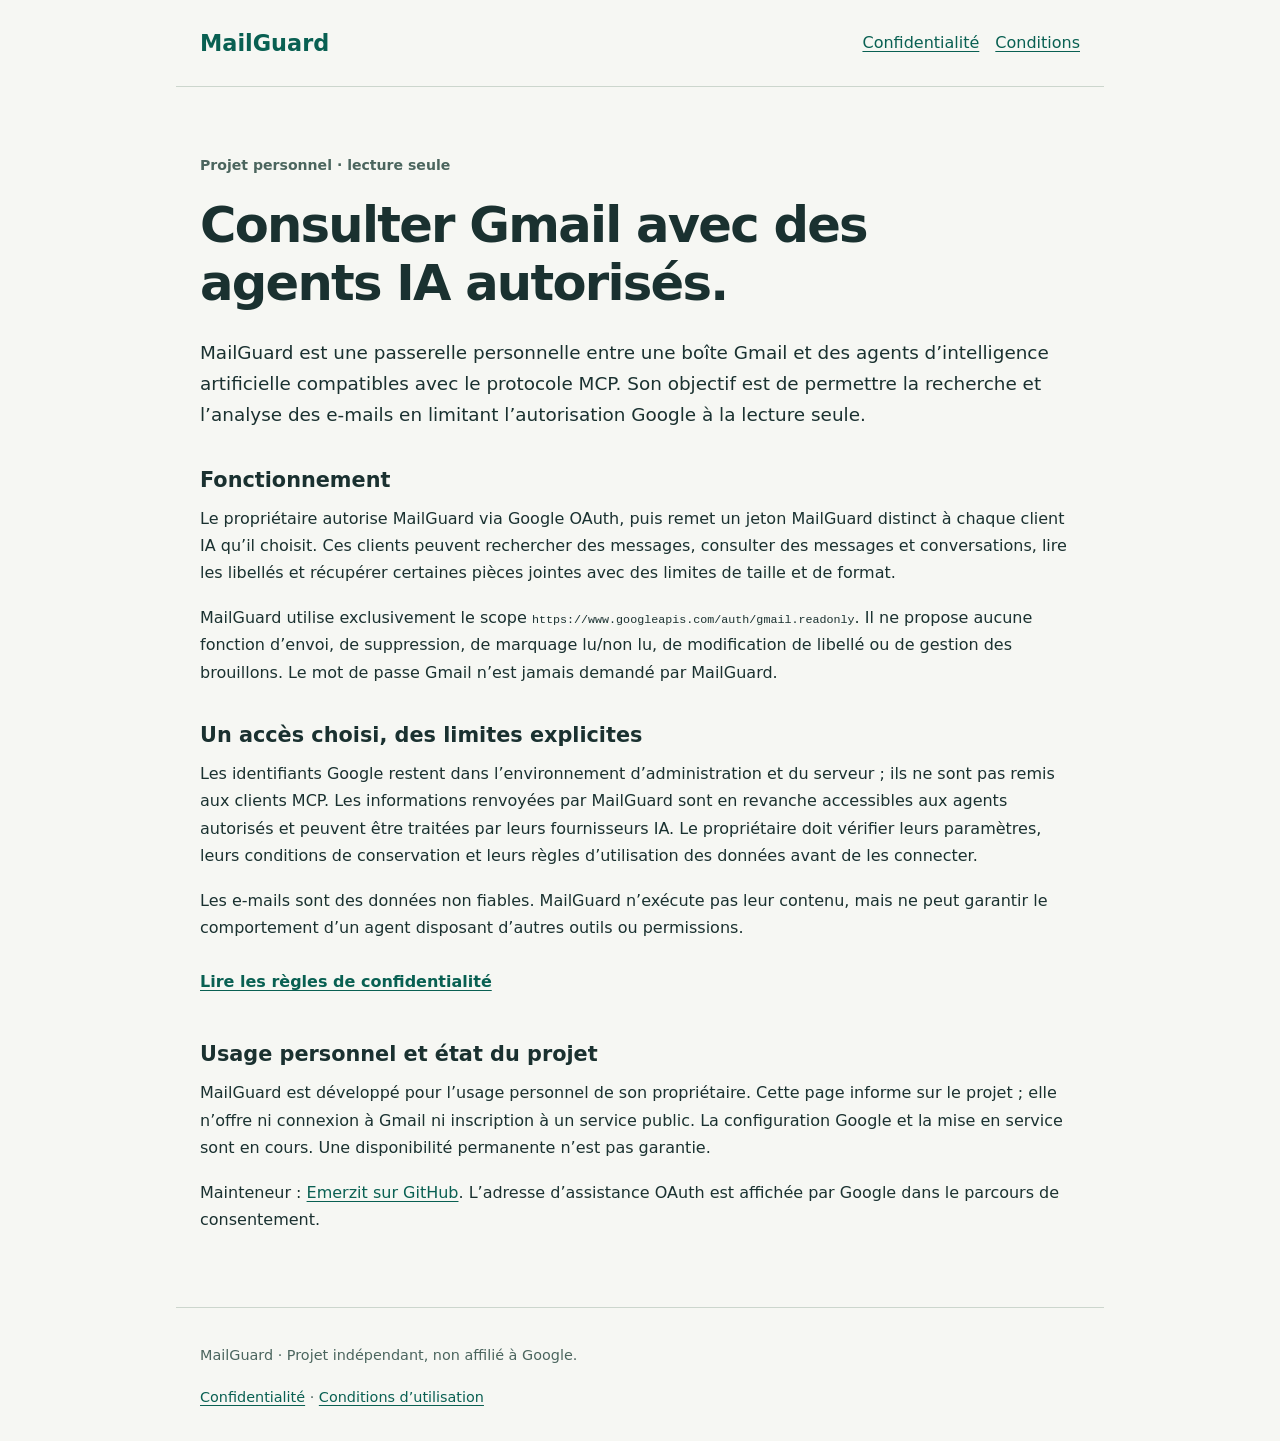
<file: index.html>
<!doctype html>
<html lang="fr">
<head>
  <meta charset="utf-8">
  <meta name="viewport" content="width=device-width, initial-scale=1">
  <meta name="description" content="MailGuard, passerelle personnelle permettant à des agents IA autorisés de consulter Gmail en lecture seule.">
  <title>MailGuard — Gmail en lecture seule pour agents IA</title>
  <link rel="stylesheet" href="style.css">
</head>
<body>
  <header><a class="brand" href="index.html">MailGuard</a><nav aria-label="Navigation"><a href="privacy.html">Confidentialité</a><a href="terms.html">Conditions</a></nav></header>
  <main>
    <p class="eyebrow">Projet personnel · lecture seule</p>
    <h1>Consulter Gmail avec des agents IA autorisés.</h1>
    <p class="lead">MailGuard est une passerelle personnelle entre une boîte Gmail et des agents d’intelligence artificielle compatibles avec le protocole MCP. Son objectif est de permettre la recherche et l’analyse des e-mails en limitant l’autorisation Google à la lecture seule.</p>
    <section aria-labelledby="purpose">
      <h2 id="purpose">Fonctionnement</h2>
      <p>Le propriétaire autorise MailGuard via Google OAuth, puis remet un jeton MailGuard distinct à chaque client IA qu’il choisit. Ces clients peuvent rechercher des messages, consulter des messages et conversations, lire les libellés et récupérer certaines pièces jointes avec des limites de taille et de format.</p>
      <p>MailGuard utilise exclusivement le scope <code>https://www.googleapis.com/auth/gmail.readonly</code>. Il ne propose aucune fonction d’envoi, de suppression, de marquage lu/non lu, de modification de libellé ou de gestion des brouillons. Le mot de passe Gmail n’est jamais demandé par MailGuard.</p>
    </section>
    <section aria-labelledby="privacy">
      <h2 id="privacy">Un accès choisi, des limites explicites</h2>
      <p>Les identifiants Google restent dans l’environnement d’administration et du serveur ; ils ne sont pas remis aux clients MCP. Les informations renvoyées par MailGuard sont en revanche accessibles aux agents autorisés et peuvent être traitées par leurs fournisseurs IA. Le propriétaire doit vérifier leurs paramètres, leurs conditions de conservation et leurs règles d’utilisation des données avant de les connecter.</p>
      <p>Les e-mails sont des données non fiables. MailGuard n’exécute pas leur contenu, mais ne peut garantir le comportement d’un agent disposant d’autres outils ou permissions.</p>
      <p><a class="primary" href="privacy.html">Lire les règles de confidentialité</a></p>
    </section>
    <section aria-labelledby="status">
      <h2 id="status">Usage personnel et état du projet</h2>
      <p>MailGuard est développé pour l’usage personnel de son propriétaire. Cette page informe sur le projet ; elle n’offre ni connexion à Gmail ni inscription à un service public. La configuration Google et la mise en service sont en cours. Une disponibilité permanente n’est pas garantie.</p>
      <p>Mainteneur : <a href="https://github.com/Emerzit">Emerzit sur GitHub</a>. L’adresse d’assistance OAuth est affichée par Google dans le parcours de consentement.</p>
    </section>
  </main>
  <footer><p>MailGuard · Projet indépendant, non affilié à Google.</p><a href="privacy.html">Confidentialité</a> · <a href="terms.html">Conditions d’utilisation</a></footer>
</body>
</html>
</file>
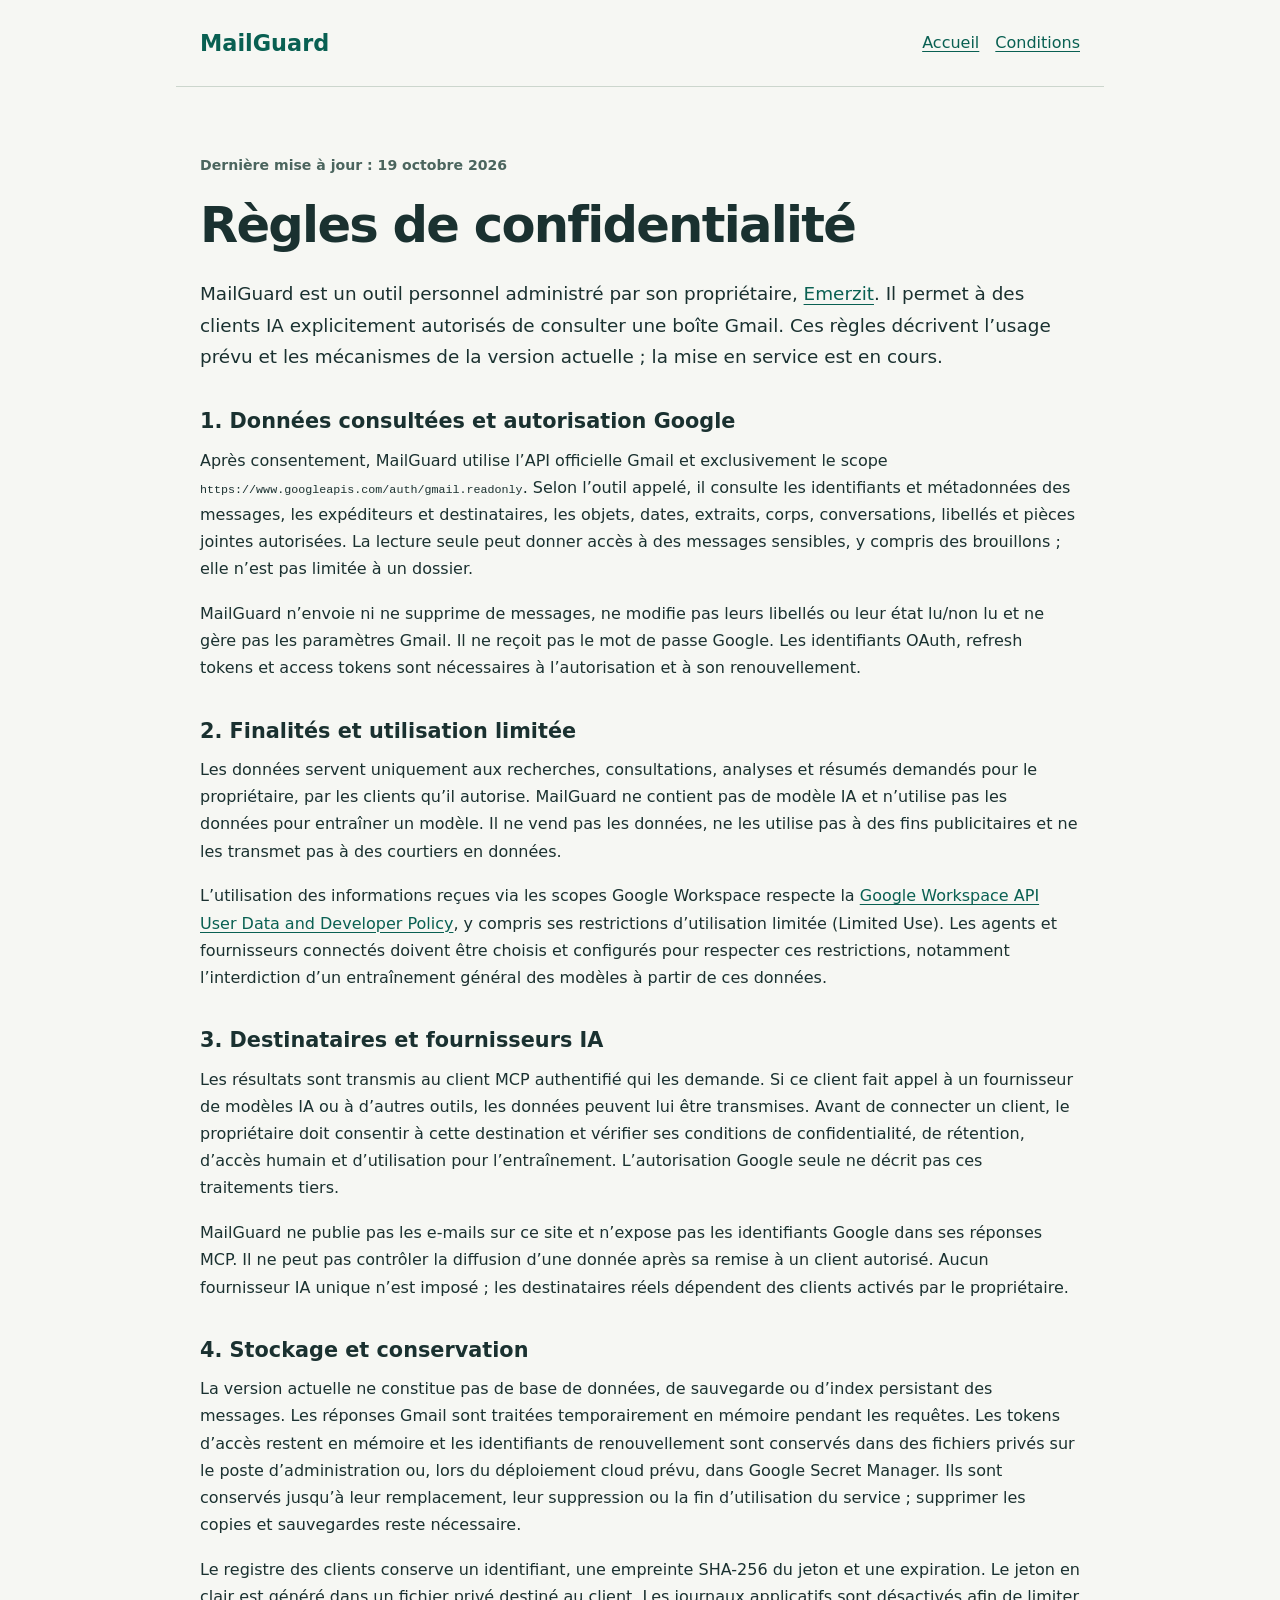
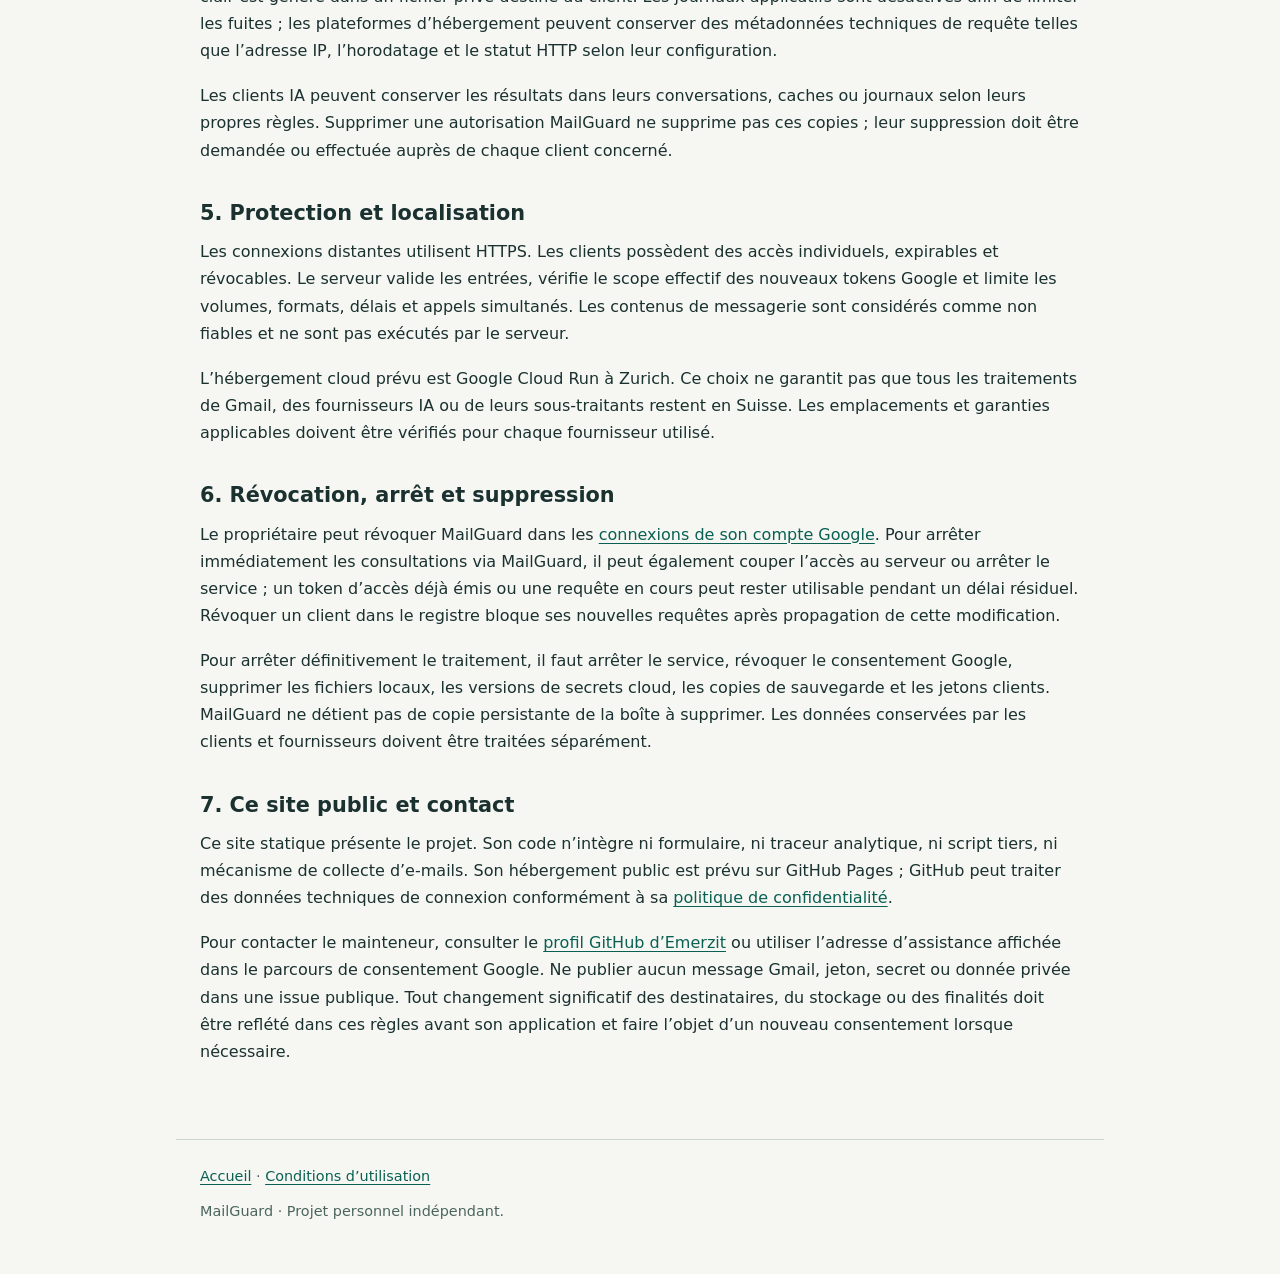
<file: privacy.html>
<!doctype html>
<html lang="fr">
<head>
  <meta charset="utf-8">
  <meta name="viewport" content="width=device-width, initial-scale=1">
  <meta name="description" content="Comment MailGuard accède aux données Gmail, les utilise et les transmet aux clients autorisés.">
  <title>Règles de confidentialité — MailGuard</title>
  <link rel="stylesheet" href="style.css">
</head>
<body>
  <header><a class="brand" href="index.html">MailGuard</a><nav aria-label="Navigation"><a href="index.html">Accueil</a><a href="terms.html">Conditions</a></nav></header>
  <main>
    <p class="eyebrow">Dernière mise à jour : 19 octobre 2026</p>
    <h1>Règles de confidentialité</h1>
    <p class="lead">MailGuard est un outil personnel administré par son propriétaire, <a href="https://github.com/Emerzit">Emerzit</a>. Il permet à des clients IA explicitement autorisés de consulter une boîte Gmail. Ces règles décrivent l’usage prévu et les mécanismes de la version actuelle ; la mise en service est en cours.</p>
    <section>
      <h2>1. Données consultées et autorisation Google</h2>
      <p>Après consentement, MailGuard utilise l’API officielle Gmail et exclusivement le scope <code>https://www.googleapis.com/auth/gmail.readonly</code>. Selon l’outil appelé, il consulte les identifiants et métadonnées des messages, les expéditeurs et destinataires, les objets, dates, extraits, corps, conversations, libellés et pièces jointes autorisées. La lecture seule peut donner accès à des messages sensibles, y compris des brouillons ; elle n’est pas limitée à un dossier.</p>
      <p>MailGuard n’envoie ni ne supprime de messages, ne modifie pas leurs libellés ou leur état lu/non lu et ne gère pas les paramètres Gmail. Il ne reçoit pas le mot de passe Google. Les identifiants OAuth, refresh tokens et access tokens sont nécessaires à l’autorisation et à son renouvellement.</p>
    </section>
    <section>
      <h2>2. Finalités et utilisation limitée</h2>
      <p>Les données servent uniquement aux recherches, consultations, analyses et résumés demandés pour le propriétaire, par les clients qu’il autorise. MailGuard ne contient pas de modèle IA et n’utilise pas les données pour entraîner un modèle. Il ne vend pas les données, ne les utilise pas à des fins publicitaires et ne les transmet pas à des courtiers en données.</p>
      <p>L’utilisation des informations reçues via les scopes Google Workspace respecte la <a href="https://developers.google.com/workspace/workspace-api-user-data-developer-policy">Google Workspace API User Data and Developer Policy</a>, y compris ses restrictions d’utilisation limitée (<span lang="en">Limited Use</span>). Les agents et fournisseurs connectés doivent être choisis et configurés pour respecter ces restrictions, notamment l’interdiction d’un entraînement général des modèles à partir de ces données.</p>
    </section>
    <section>
      <h2>3. Destinataires et fournisseurs IA</h2>
      <p>Les résultats sont transmis au client MCP authentifié qui les demande. Si ce client fait appel à un fournisseur de modèles IA ou à d’autres outils, les données peuvent lui être transmises. Avant de connecter un client, le propriétaire doit consentir à cette destination et vérifier ses conditions de confidentialité, de rétention, d’accès humain et d’utilisation pour l’entraînement. L’autorisation Google seule ne décrit pas ces traitements tiers.</p>
      <p>MailGuard ne publie pas les e-mails sur ce site et n’expose pas les identifiants Google dans ses réponses MCP. Il ne peut pas contrôler la diffusion d’une donnée après sa remise à un client autorisé. Aucun fournisseur IA unique n’est imposé ; les destinataires réels dépendent des clients activés par le propriétaire.</p>
    </section>
    <section>
      <h2>4. Stockage et conservation</h2>
      <p>La version actuelle ne constitue pas de base de données, de sauvegarde ou d’index persistant des messages. Les réponses Gmail sont traitées temporairement en mémoire pendant les requêtes. Les tokens d’accès restent en mémoire et les identifiants de renouvellement sont conservés dans des fichiers privés sur le poste d’administration ou, lors du déploiement cloud prévu, dans Google Secret Manager. Ils sont conservés jusqu’à leur remplacement, leur suppression ou la fin d’utilisation du service ; supprimer les copies et sauvegardes reste nécessaire.</p>
      <p>Le registre des clients conserve un identifiant, une empreinte SHA-256 du jeton et une expiration. Le jeton en clair est généré dans un fichier privé destiné au client. Les journaux applicatifs sont désactivés afin de limiter les fuites ; les plateformes d’hébergement peuvent conserver des métadonnées techniques de requête telles que l’adresse IP, l’horodatage et le statut HTTP selon leur configuration.</p>
      <p>Les clients IA peuvent conserver les résultats dans leurs conversations, caches ou journaux selon leurs propres règles. Supprimer une autorisation MailGuard ne supprime pas ces copies ; leur suppression doit être demandée ou effectuée auprès de chaque client concerné.</p>
    </section>
    <section>
      <h2>5. Protection et localisation</h2>
      <p>Les connexions distantes utilisent HTTPS. Les clients possèdent des accès individuels, expirables et révocables. Le serveur valide les entrées, vérifie le scope effectif des nouveaux tokens Google et limite les volumes, formats, délais et appels simultanés. Les contenus de messagerie sont considérés comme non fiables et ne sont pas exécutés par le serveur.</p>
      <p>L’hébergement cloud prévu est Google Cloud Run à Zurich. Ce choix ne garantit pas que tous les traitements de Gmail, des fournisseurs IA ou de leurs sous-traitants restent en Suisse. Les emplacements et garanties applicables doivent être vérifiés pour chaque fournisseur utilisé.</p>
    </section>
    <section>
      <h2>6. Révocation, arrêt et suppression</h2>
      <p>Le propriétaire peut révoquer MailGuard dans les <a href="https://myaccount.google.com/connections">connexions de son compte Google</a>. Pour arrêter immédiatement les consultations via MailGuard, il peut également couper l’accès au serveur ou arrêter le service ; un token d’accès déjà émis ou une requête en cours peut rester utilisable pendant un délai résiduel. Révoquer un client dans le registre bloque ses nouvelles requêtes après propagation de cette modification.</p>
      <p>Pour arrêter définitivement le traitement, il faut arrêter le service, révoquer le consentement Google, supprimer les fichiers locaux, les versions de secrets cloud, les copies de sauvegarde et les jetons clients. MailGuard ne détient pas de copie persistante de la boîte à supprimer. Les données conservées par les clients et fournisseurs doivent être traitées séparément.</p>
    </section>
    <section>
      <h2>7. Ce site public et contact</h2>
      <p>Ce site statique présente le projet. Son code n’intègre ni formulaire, ni traceur analytique, ni script tiers, ni mécanisme de collecte d’e-mails. Son hébergement public est prévu sur GitHub Pages ; GitHub peut traiter des données techniques de connexion conformément à sa <a href="https://docs.github.com/en/site-policy/privacy-policies/github-general-privacy-statement">politique de confidentialité</a>.</p>
      <p>Pour contacter le mainteneur, consulter le <a href="https://github.com/Emerzit">profil GitHub d’Emerzit</a> ou utiliser l’adresse d’assistance affichée dans le parcours de consentement Google. Ne publier aucun message Gmail, jeton, secret ou donnée privée dans une issue publique. Tout changement significatif des destinataires, du stockage ou des finalités doit être reflété dans ces règles avant son application et faire l’objet d’un nouveau consentement lorsque nécessaire.</p>
    </section>
  </main>
  <footer><a href="index.html">Accueil</a> · <a href="terms.html">Conditions d’utilisation</a><p>MailGuard · Projet personnel indépendant.</p></footer>
</body>
</html>
</file>
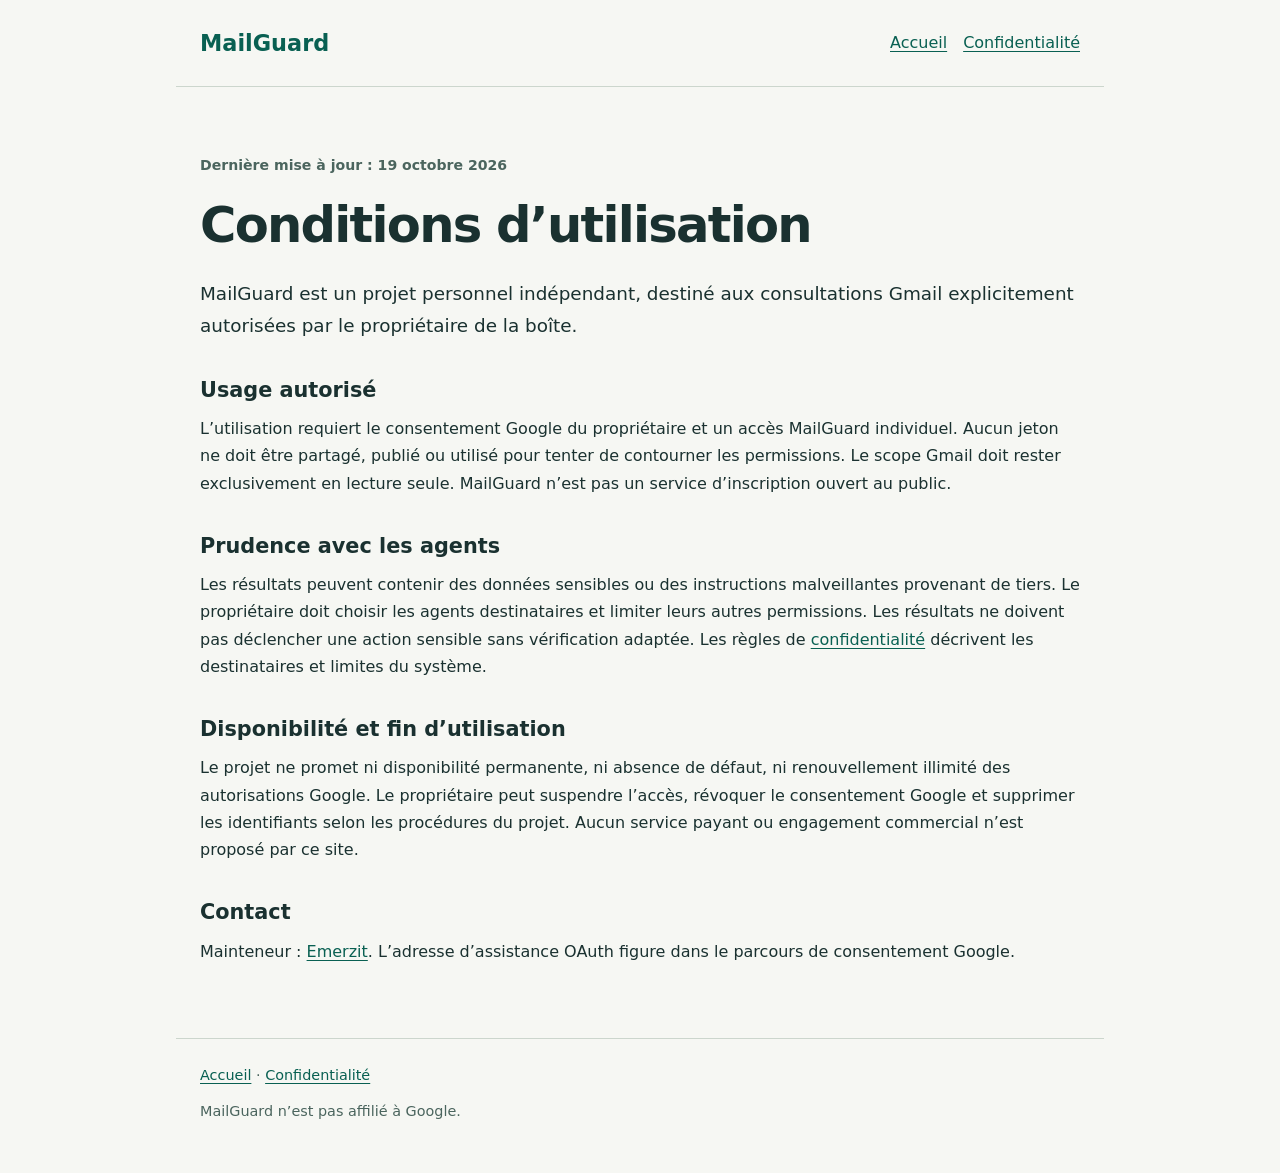
<file: terms.html>
<!doctype html>
<html lang="fr">
<head>
  <meta charset="utf-8">
  <meta name="viewport" content="width=device-width, initial-scale=1">
  <title>Conditions d’utilisation — MailGuard</title>
  <link rel="stylesheet" href="style.css">
</head>
<body>
  <header><a class="brand" href="index.html">MailGuard</a><nav aria-label="Navigation"><a href="index.html">Accueil</a><a href="privacy.html">Confidentialité</a></nav></header>
  <main>
    <p class="eyebrow">Dernière mise à jour : 19 octobre 2026</p>
    <h1>Conditions d’utilisation</h1>
    <p class="lead">MailGuard est un projet personnel indépendant, destiné aux consultations Gmail explicitement autorisées par le propriétaire de la boîte.</p>
    <h2>Usage autorisé</h2>
    <p>L’utilisation requiert le consentement Google du propriétaire et un accès MailGuard individuel. Aucun jeton ne doit être partagé, publié ou utilisé pour tenter de contourner les permissions. Le scope Gmail doit rester exclusivement en lecture seule. MailGuard n’est pas un service d’inscription ouvert au public.</p>
    <h2>Prudence avec les agents</h2>
    <p>Les résultats peuvent contenir des données sensibles ou des instructions malveillantes provenant de tiers. Le propriétaire doit choisir les agents destinataires et limiter leurs autres permissions. Les résultats ne doivent pas déclencher une action sensible sans vérification adaptée. Les règles de <a href="privacy.html">confidentialité</a> décrivent les destinataires et limites du système.</p>
    <h2>Disponibilité et fin d’utilisation</h2>
    <p>Le projet ne promet ni disponibilité permanente, ni absence de défaut, ni renouvellement illimité des autorisations Google. Le propriétaire peut suspendre l’accès, révoquer le consentement Google et supprimer les identifiants selon les procédures du projet. Aucun service payant ou engagement commercial n’est proposé par ce site.</p>
    <h2>Contact</h2>
    <p>Mainteneur : <a href="https://github.com/Emerzit">Emerzit</a>. L’adresse d’assistance OAuth figure dans le parcours de consentement Google.</p>
  </main>
  <footer><a href="index.html">Accueil</a> · <a href="privacy.html">Confidentialité</a><p>MailGuard n’est pas affilié à Google.</p></footer>
</body>
</html>
</file>
<file: style.css>
:root { color-scheme: light; font-family: system-ui, sans-serif; color: #1a3130; background: #f6f7f3; line-height: 1.7; }
* { box-sizing: border-box; }
body { margin: 0; }
header, main, footer { max-width: 58rem; margin: auto; padding: 1.5rem; }
header { display: flex; justify-content: space-between; align-items: center; gap: 1rem; border-bottom: 1px solid #ccd6cd; }
nav { display: flex; flex-wrap: wrap; gap: 1rem; }
a { color: #096052; text-underline-offset: .2em; }
a:hover { color: #003e35; }
a:focus-visible { outline: 3px solid #b35b18; outline-offset: 4px; }
.brand { font-weight: 750; font-size: 1.4rem; text-decoration: none; }
main { padding-top: 3.5rem; padding-bottom: 3.5rem; }
h1 { max-width: 21ch; font-size: clamp(2rem, 5vw, 3.1rem); line-height: 1.18; letter-spacing: -.035em; margin: .5rem 0 1.5rem; }
h2 { font-size: 1.3rem; line-height: 1.35; margin: 2.2rem 0 .7rem; }
p { margin: .7rem 0 1.1rem; }
.lead { font-size: 1.15rem; }
.eyebrow { color: #4b655e; font-size: .88rem; font-weight: 650; }
code { font-size: .9em; overflow-wrap: anywhere; }
.primary { display: inline-block; font-weight: 700; padding: .6rem 0; }
footer { border-top: 1px solid #ccd6cd; font-size: .9rem; color: #4b655e; padding-bottom: 2rem; }
@media (max-width: 34rem) { header { align-items: flex-start; flex-direction: column; } main { padding-top: 2rem; } }
</file>
